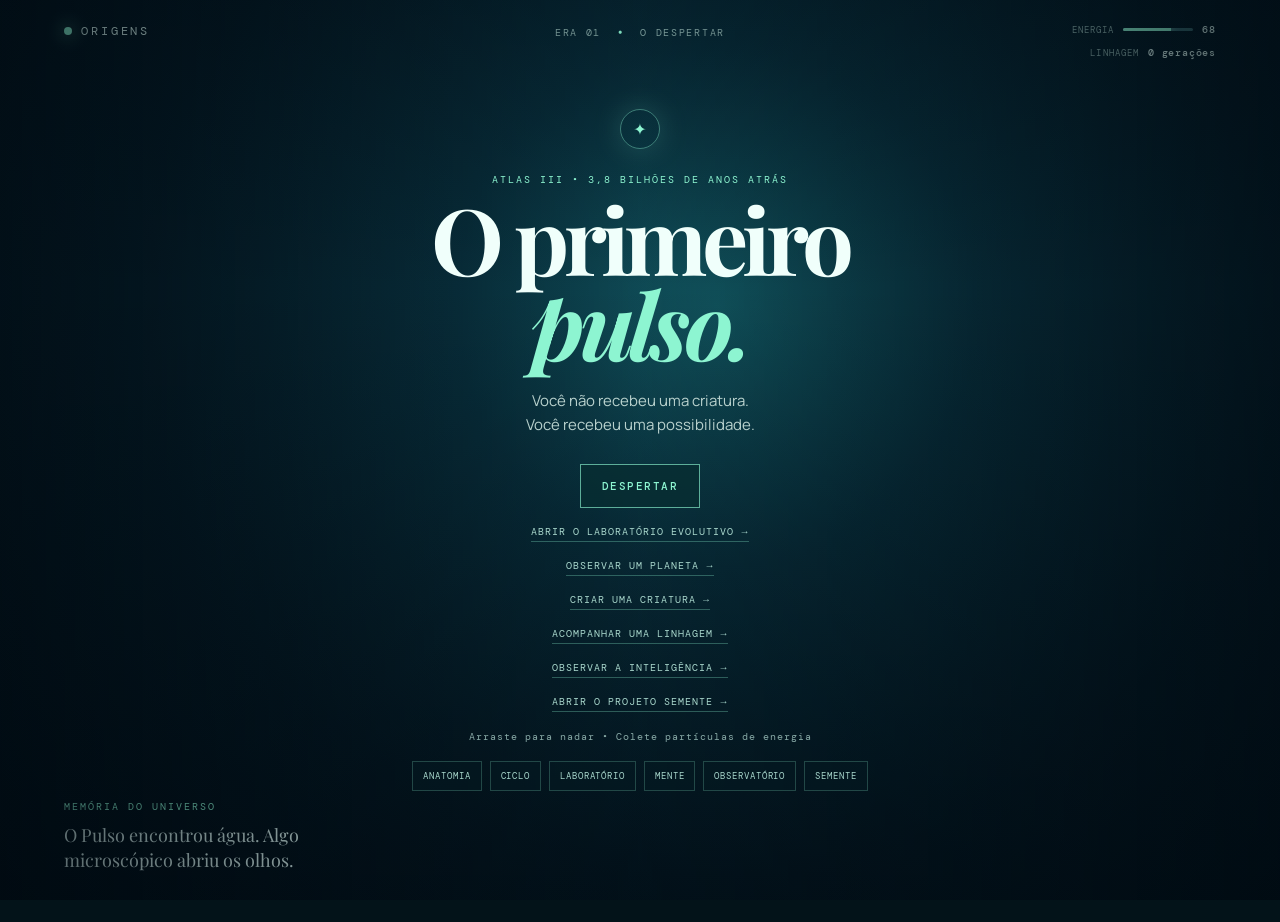
<file: ORIGENS-Alpha01-Sprint3B/origens-prototipo/index.html>
<!doctype html>
<html lang="pt-BR">
<head>
  <meta charset="utf-8" />
  <meta name="viewport" content="width=device-width, initial-scale=1, viewport-fit=cover" />
  <meta name="theme-color" content="#071c25" />
  <title>ORIGENS — O Primeiro Pulso</title>
  <link rel="stylesheet" href="style.css" />
</head>
<body>
  <main id="app">
    <canvas id="world" aria-label="O oceano primordial de Origens"></canvas>

    <section class="hud" aria-label="Estado da criatura">
      <div class="brand"><span class="pulse-dot"></span><span>ORIGENS</span></div>
      <div class="era">ERA 01 <b>•</b> O DESPERTAR</div>
      <div class="stats">
        <div class="stat energy"><span>ENERGIA</span><i><em id="energyBar"></em></i><strong id="energyValue">68</strong></div>
        <div class="stat"><span>LINHAGEM</span><strong id="lineage">0 gerações</strong></div>
      </div>
    </section>

    <section class="journal" id="journal">
      <p class="journal-kicker">MEMÓRIA DO UNIVERSO</p>
      <p id="journalText">O Pulso encontrou água. Algo microscópico abriu os olhos.</p>
    </section>

    <section class="intro" id="intro">
      <div class="intro-mark">✦</div>
      <p class="eyebrow">ATLAS III • 3,8 BILHÕES DE ANOS ATRÁS</p>
      <h1>O primeiro<br><i>pulso.</i></h1>
      <p>Você não recebeu uma criatura.<br>Você recebeu uma possibilidade.</p>
      <button id="begin">DESPERTAR</button>
      <a class="lab-link" href="laboratorio.html">ABRIR O LABORATÓRIO EVOLUTIVO →</a>
      <a class="lab-link" href="observatorio.html">OBSERVAR UM PLANETA →</a>
      <a class="lab-link" href="anatomia.html">CRIAR UMA CRIATURA →</a>
      <a class="lab-link" href="ciclo.html">ACOMPANHAR UMA LINHAGEM →</a>
      <a class="lab-link" href="mente.html">OBSERVAR A INTELIGÊNCIA →</a>
      <a class="lab-link" href="projeto-semente.html">ABRIR O PROJETO SEMENTE →</a>
      <small>Arraste para nadar • Colete partículas de energia</small>
      <nav class="module-hub" aria-label="Hub de módulos">
        <a href="anatomia.html" data-module="anatomia">ANATOMIA</a>
        <a href="ciclo.html" data-module="ciclo">CICLO</a>
        <a href="laboratorio.html" data-module="laboratorio">LABORATÓRIO</a>
        <a href="mente.html" data-module="mente">MENTE</a>
        <a href="observatorio.html" data-module="observatorio">OBSERVATÓRIO</a>
        <a href="projeto-semente.html" data-module="semente">SEMENTE</a>
      </nav>
    </section>

    <section class="mutation hidden" id="mutation" aria-live="polite">
      <p class="eyebrow">MARCO EVOLUTIVO</p>
      <h2>Uma mutação<br>é possível.</h2>
      <p class="mutation-copy">O ambiente não oferece respostas. Ele faz perguntas.</p>
      <div class="options" id="options"></div>
      <p class="inheritance">A escolha será herdada pelas próximas gerações.</p>
    </section>

    <section class="event hidden" id="event">
      <p class="eyebrow">EVENTO ECOLÓGICO</p>
      <h2 id="eventTitle">A água esfriou.</h2>
      <p id="eventText">Só os organismos mais eficientes encontrarão energia suficiente.</p>
      <button id="continue">ADAPTAR-SE</button>
    </section>

    <section class="end hidden" id="end">
      <p class="eyebrow">PRIMEIRO REGISTRO</p>
      <h2>Uma espécie<br><i>começou.</i></h2>
      <p id="endText"></p>
      <div class="final-stats" id="finalStats"></div>
      <button id="restart">INICIAR NOVA LINHAGEM</button>
    </section>
  </main>
  <script src="engine.js"></script>\n  <script src="seed-core.js"></script>\n  <script src="game.js"></script>
</body>
</html>
</file>
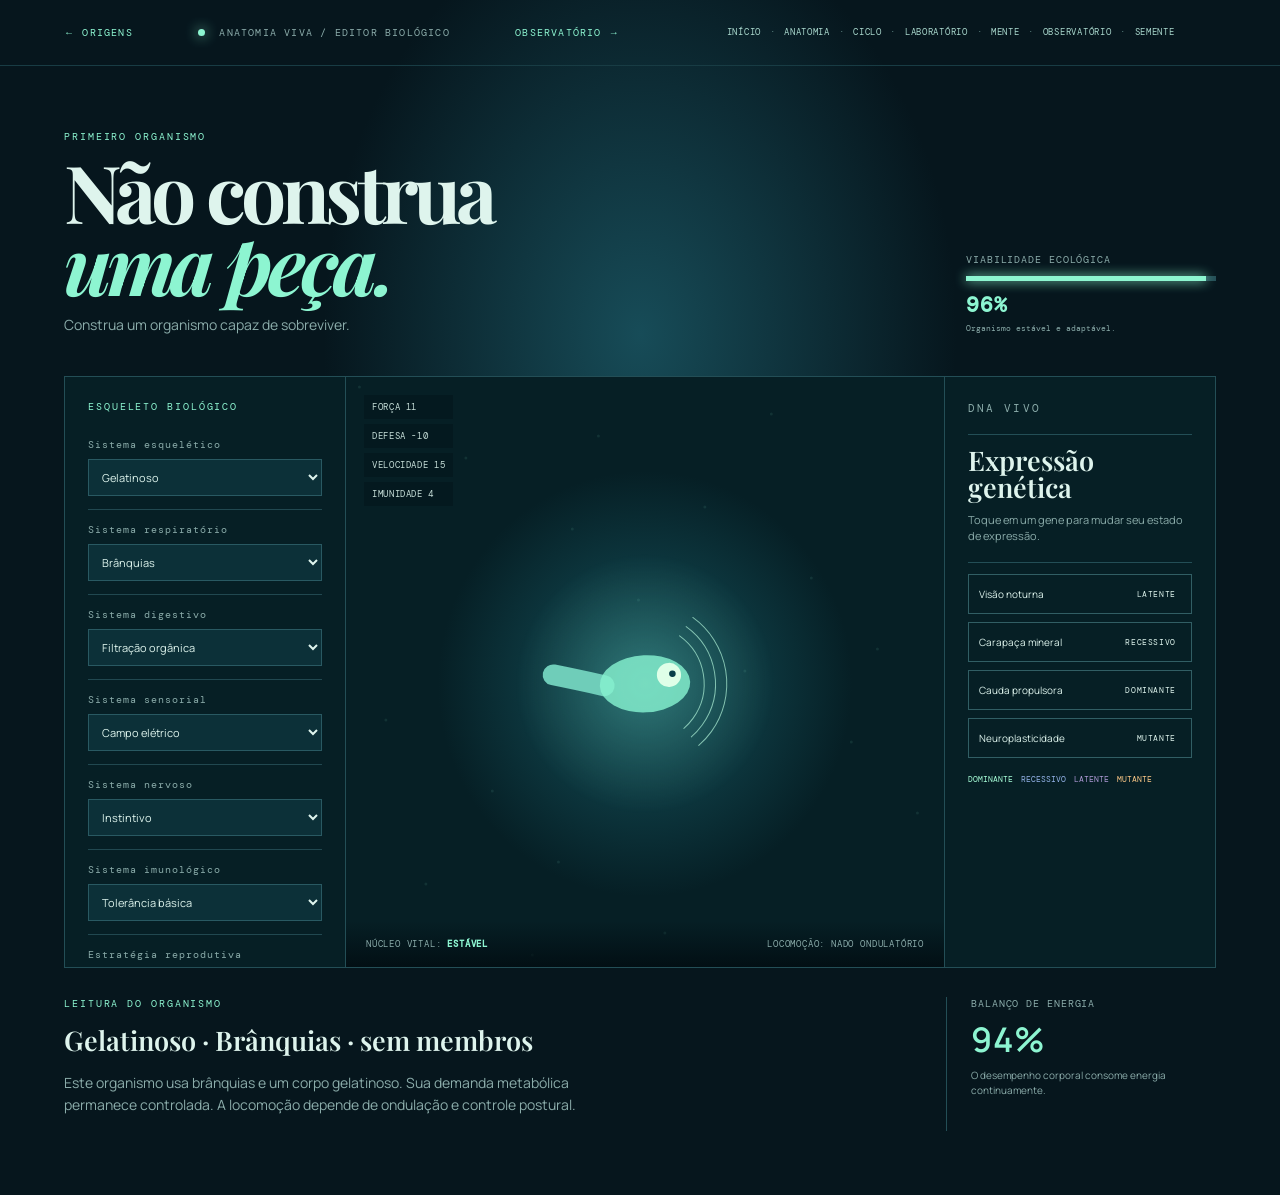
<file: ORIGENS-Alpha01-Sprint3B/origens-prototipo/anatomia.html>
<!doctype html><html lang="pt-BR"><head><meta charset="utf-8"><meta name="viewport" content="width=device-width,initial-scale=1"><title>ORIGENS — Anatomia Viva</title><link rel="stylesheet" href="anatomia.css"></head><body><header><a href="index.html">← ORIGENS</a><span><i></i> ANATOMIA VIVA / EDITOR BIOLÓGICO</span><a href="observatorio.html">OBSERVATÓRIO →</a><nav class="module-nav" aria-label="Navegação ORIGENS"><a href="index.html">INÍCIO</a> · <a href="anatomia.html">ANATOMIA</a> · <a href="ciclo.html">CICLO</a> · <a href="laboratorio.html">LABORATÓRIO</a> · <a href="mente.html">MENTE</a> · <a href="observatorio.html">OBSERVATÓRIO</a> · <a href="projeto-semente.html">SEMENTE</a></nav></header><main><section class="heading"><div><p class="eyebrow">PRIMEIRO ORGANISMO</p><h1>Não construa<br><i>uma peça.</i></h1><p>Construa um organismo capaz de sobreviver.</p></div><div class="viability"><span>VIABILIDADE ECOLÓGICA</span><div><i id="viabilityBar"></i></div><b id="viability">—</b><small id="verdict">Calculando organismo…</small></div></section><section class="editor"><aside class="controls"><p class="eyebrow">ESQUELETO BIOLÓGICO</p><div id="controls"></div></aside><article class="organism"><canvas id="creature" aria-label="Prévia animada da criatura"></canvas><div class="creature-label"><span>NÚCLEO VITAL: <b>ESTÁVEL</b></span><span id="motion">LOCOMOÇÃO: NADO</span></div><div class="system-stats" id="stats"></div></article><aside class="dna"><p class="eyebrow">DNA VIVO</p><h2>Expressão genética</h2><p>Toque em um gene para mudar seu estado de expressão.</p><div id="genes"></div><div class="legend"><span class="dominant">DOMINANTE</span><span class="recessive">RECESSIVO</span><span class="latent">LATENTE</span><span class="mutant">MUTANTE</span></div></aside></section><section class="consequences"><div><p class="eyebrow">LEITURA DO ORGANISMO</p><h2 id="summary">—</h2><p id="description">—</p></div><div class="cost"><span>BALANÇO DE ENERGIA</span><strong id="energy">—</strong><small>O desempenho corporal consome energia continuamente.</small></div></section></main><script src="engine.js"></script><script src="seed-core.js"></script><script src="genetic-core.js"></script><script src="anatomy.js"></script><script src="anatomia.js"></script></body></html>
</file>
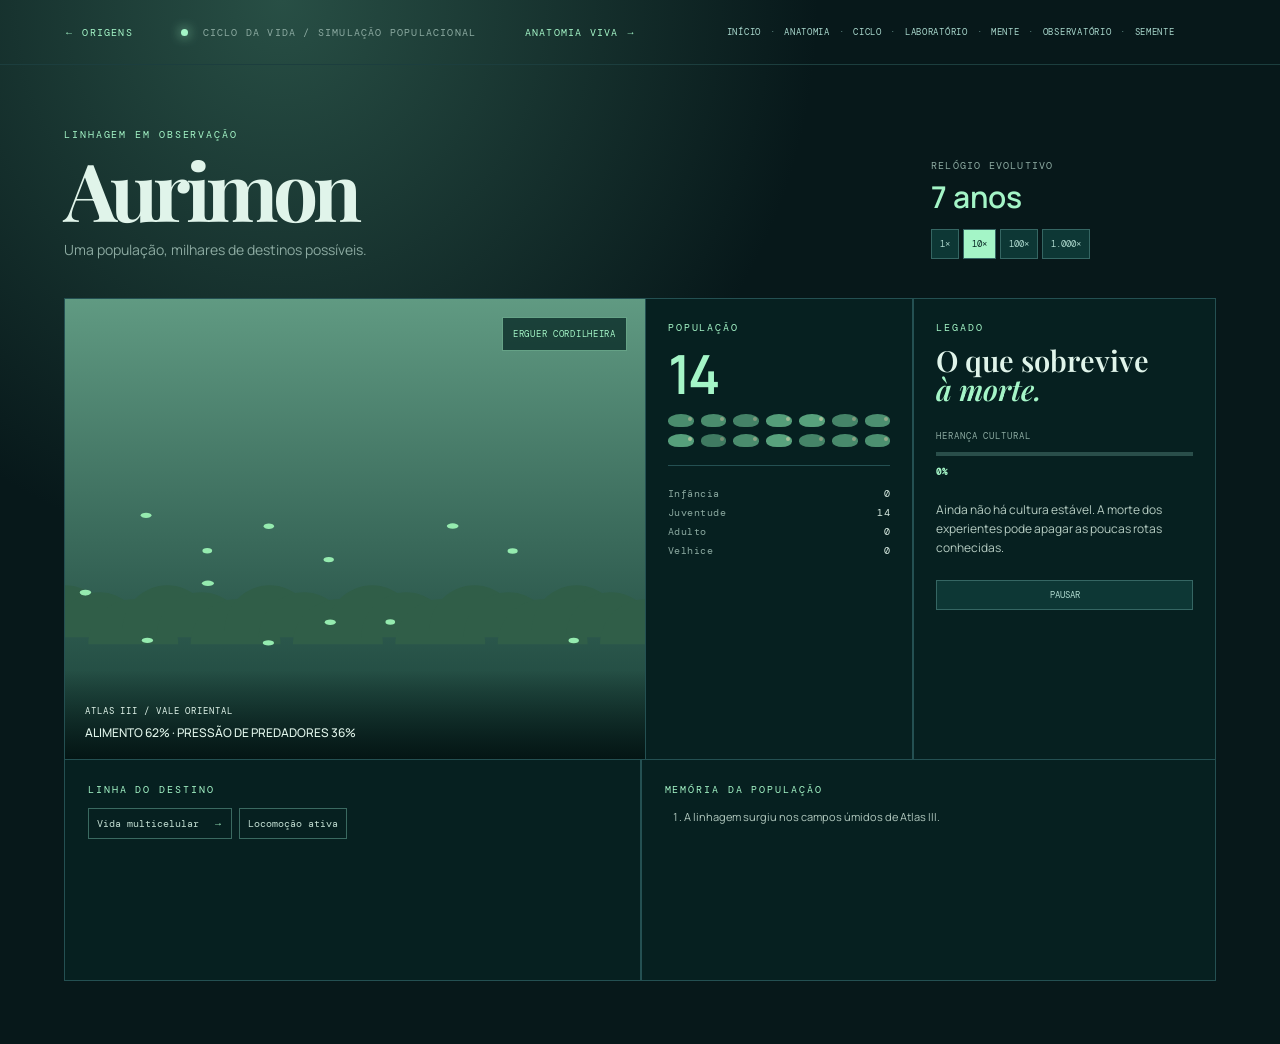
<file: ORIGENS-Alpha01-Sprint3B/origens-prototipo/ciclo.html>
<!doctype html><html lang="pt-BR"><head><meta charset="utf-8"><meta name="viewport" content="width=device-width,initial-scale=1"><title>ORIGENS — Ciclo da Vida</title><link rel="stylesheet" href="ciclo.css"></head><body><header><a href="index.html">← ORIGENS</a><span><i></i> CICLO DA VIDA / SIMULAÇÃO POPULACIONAL</span><a href="anatomia.html">ANATOMIA VIVA →</a><nav class="module-nav" aria-label="Navegação ORIGENS"><a href="index.html">INÍCIO</a> · <a href="anatomia.html">ANATOMIA</a> · <a href="ciclo.html">CICLO</a> · <a href="laboratorio.html">LABORATÓRIO</a> · <a href="mente.html">MENTE</a> · <a href="observatorio.html">OBSERVATÓRIO</a> · <a href="projeto-semente.html">SEMENTE</a></nav></header><main><section class="hero"><div><p class="eyebrow">LINHAGEM EM OBSERVAÇÃO</p><h1 id="title">—</h1><p id="subtitle">Uma população, milhares de destinos possíveis.</p></div><div class="clock"><span>RELÓGIO EVOLUTIVO</span><strong id="year">0 anos</strong><div class="speeds"><button data-speed="1">1×</button><button data-speed="10">10×</button><button data-speed="100">100×</button><button data-speed="1000">1.000×</button></div></div></section><section class="grid"><article class="habitat"><canvas id="habitat"></canvas><div class="map-label"><span>ATLAS III / VALE ORIENTAL</span><b id="condition">—</b></div><button id="barrier" class="map-action">ERGUEr CORDILHEIRA</button></article><aside class="population"><p class="eyebrow">POPULAÇÃO</p><div class="number" id="population">—</div><div class="population-grid" id="populationGrid"></div><div class="phases" id="phases"></div></aside><aside class="life"><p class="eyebrow">LEGADO</p><h2>O que sobrevive<br><i>à morte.</i></h2><div class="culture"><span>HERANÇA CULTURAL</span><div><i id="culture"></i></div><b id="cultureValue">—</b></div><p id="lifeText"></p><button id="pause">PAUSAR</button></aside></section><section class="bottom"><article class="destiny"><p class="eyebrow">LINHA DO DESTINO</p><div id="destiny"></div></article><article class="archive"><p class="eyebrow">MEMÓRIA DA POPULAÇÃO</p><ol id="events"></ol></article></section></main><script src="engine.js"></script><script src="seed-core.js"></script><script src="life.js"></script><script src="ciclo.js"></script></body></html>
</file>
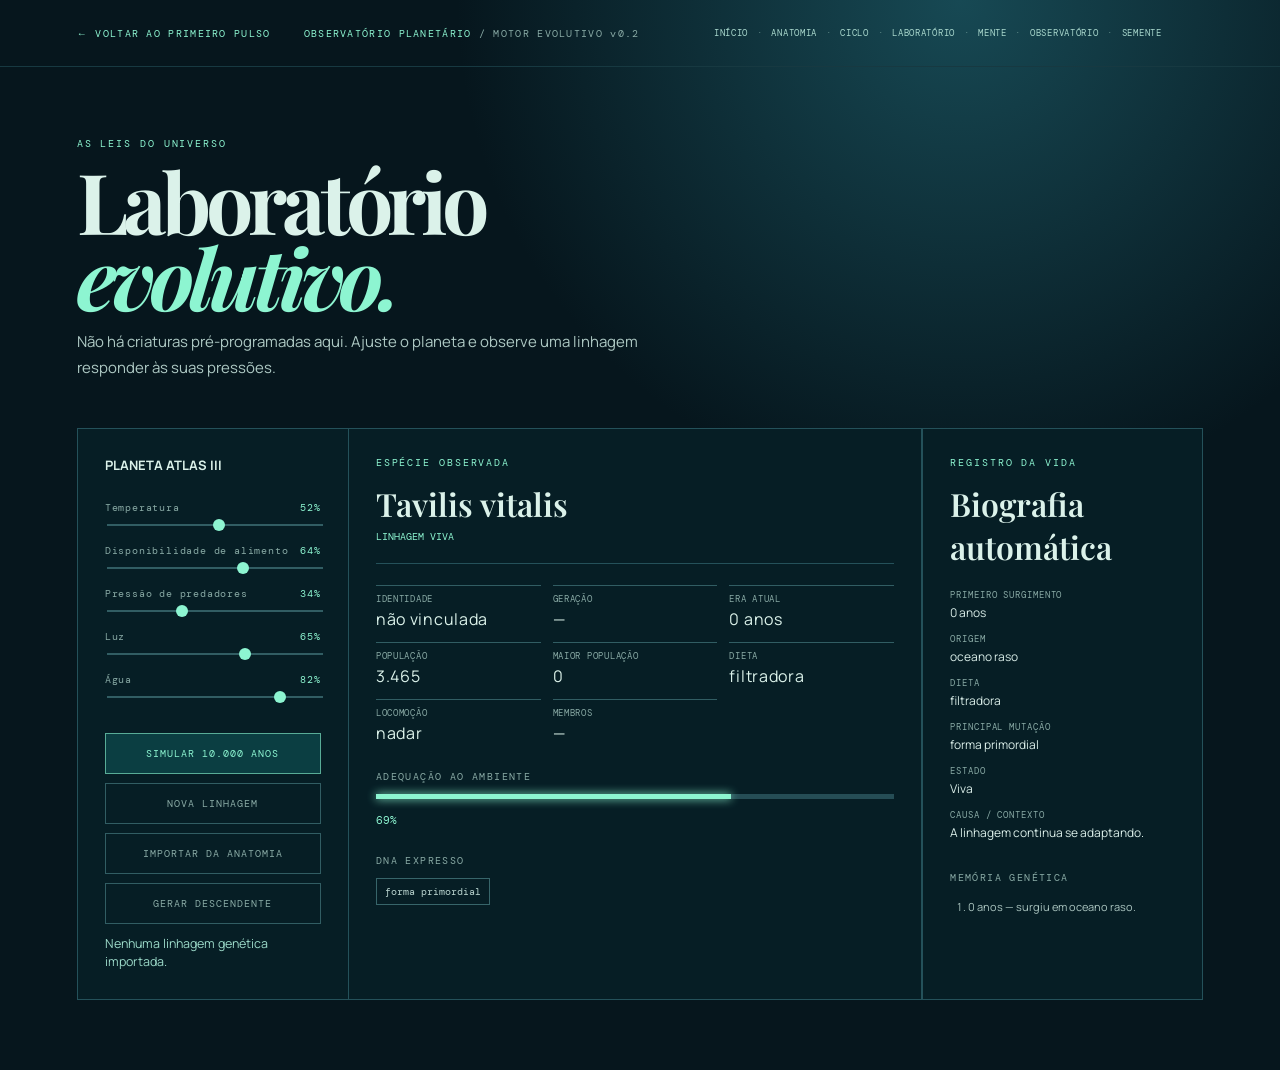
<file: ORIGENS-Alpha01-Sprint3B/origens-prototipo/laboratorio.html>
<!doctype html><html lang="pt-BR"><head><meta charset="utf-8"><meta name="viewport" content="width=device-width,initial-scale=1"><title>ORIGENS — Laboratório Evolutivo</title><link rel="stylesheet" href="lab.css"></head><body>
<header><a href="index.html">← VOLTAR AO PRIMEIRO PULSO</a><p><a href="observatorio.html">OBSERVATÓRIO PLANETÁRIO</a> / MOTOR EVOLUTIVO v0.2</p><nav class="module-nav" aria-label="Navegação ORIGENS"><a href="index.html">INÍCIO</a> · <a href="anatomia.html">ANATOMIA</a> · <a href="ciclo.html">CICLO</a> · <a href="laboratorio.html">LABORATÓRIO</a> · <a href="mente.html">MENTE</a> · <a href="observatorio.html">OBSERVATÓRIO</a> · <a href="projeto-semente.html">SEMENTE</a></nav></header>
<main><section class="hero"><p class="eyebrow">AS LEIS DO UNIVERSO</p><h1>Laboratório<br><i>evolutivo.</i></h1><p>Não há criaturas pré-programadas aqui. Ajuste o planeta e observe uma linhagem responder às suas pressões.</p></section>
<section class="console"><aside><h2>PLANETA ATLAS III</h2><label>Temperatura <output id="tempVal"></output><input id="temperature" type="range" min="0" max="100" value="52"></label><label>Disponibilidade de alimento <output id="foodVal"></output><input id="food" type="range" min="0" max="100" value="64"></label><label>Pressão de predadores <output id="predVal"></output><input id="predators" type="range" min="0" max="100" value="34"></label><label>Luz <output id="lightVal"></output><input id="light" type="range" min="0" max="100" value="65"></label><label>Água <output id="waterVal"></output><input id="water" type="range" min="0" max="100" value="82"></label><button id="advance">SIMULAR 10.000 ANOS</button><button class="quiet" id="newLineage">NOVA LINHAGEM</button><button class="quiet" id="importAnatomy">IMPORTAR DA ANATOMIA</button><button class="quiet" id="offspring">GERAR DESCENDENTE</button><p id="geneticStatus" aria-live="polite">Nenhuma linhagem genética importada.</p></aside>
<article><div class="species-head"><p class="eyebrow">ESPÉCIE OBSERVADA</p><h2 id="name"></h2><span id="state"></span></div><div class="metrics" id="metrics"></div><div class="fitness"><span>ADEQUAÇÃO AO AMBIENTE</span><div><i id="fitBar"></i></div><b id="fitValue"></b></div><div class="genes"><h3>DNA EXPRESSO</h3><div id="genes"></div></div></article>
<article class="record"><p class="eyebrow">REGISTRO DA VIDA</p><h2>Biografia automática</h2><dl id="bio"></dl><h3>MEMÓRIA GENÉTICA</h3><ol id="events"></ol></article></section></main><script src="engine.js"></script><script src="seed-core.js"></script><script src="genetic-core.js"></script><script src="lab.js"></script></body></html>
</file>
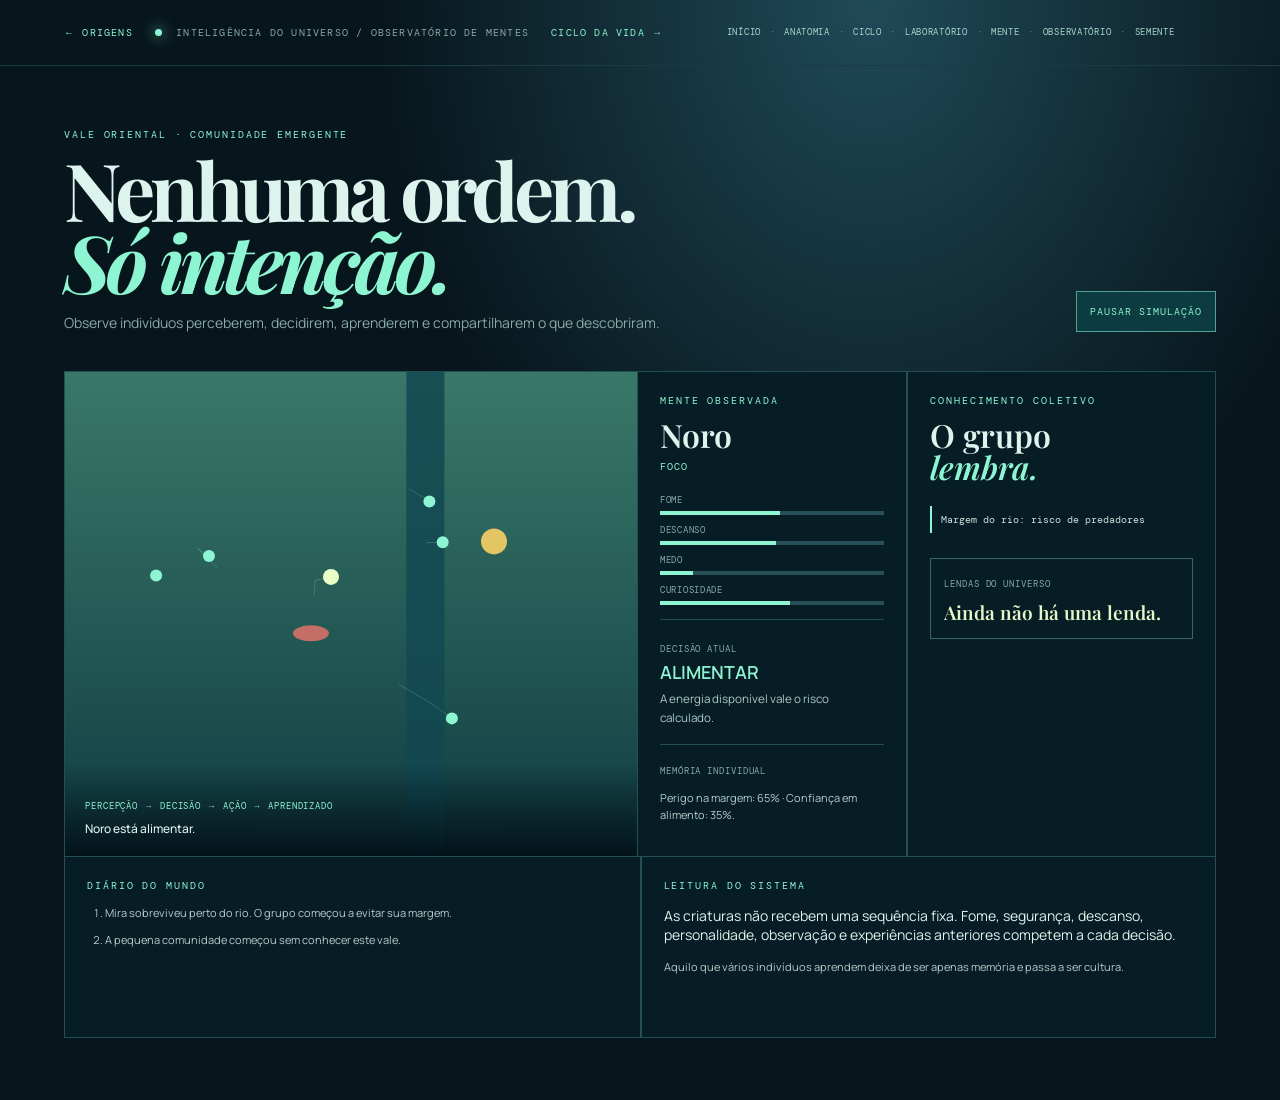
<file: ORIGENS-Alpha01-Sprint3B/origens-prototipo/mente.html>
<!doctype html><html lang="pt-BR"><head><meta charset="utf-8"><meta name="viewport" content="width=device-width,initial-scale=1"><title>ORIGENS — Inteligência do Universo</title><link rel="stylesheet" href="mente.css"></head><body><header><a href="index.html">← ORIGENS</a><span><i></i> INTELIGÊNCIA DO UNIVERSO / OBSERVATÓRIO DE MENTES</span><a href="ciclo.html">CICLO DA VIDA →</a><nav class="module-nav" aria-label="Navegação ORIGENS"><a href="index.html">INÍCIO</a> · <a href="anatomia.html">ANATOMIA</a> · <a href="ciclo.html">CICLO</a> · <a href="laboratorio.html">LABORATÓRIO</a> · <a href="mente.html">MENTE</a> · <a href="observatorio.html">OBSERVATÓRIO</a> · <a href="projeto-semente.html">SEMENTE</a></nav></header><main><section class="hero"><div><p class="eyebrow">VALE ORIENTAL · COMUNIDADE EMERGENTE</p><h1>Nenhuma ordem.<br><i>Só intenção.</i></h1><p>Observe indivíduos perceberem, decidirem, aprenderem e compartilharem o que descobriram.</p></div><button id="pause">PAUSAR SIMULAÇÃO</button></section><section class="grid"><article class="world"><canvas id="world"></canvas><div class="map-copy"><span>PERCEPÇÃO → DECISÃO → AÇÃO → APRENDIZADO</span><b id="now">—</b></div></article><aside class="mind"><p class="eyebrow">MENTE OBSERVADA</p><h2 id="name">—</h2><div class="moods" id="mood">—</div><div class="needs" id="needs"></div><p class="decision"><span>DECISÃO ATUAL</span><b id="action">—</b><small id="reason">—</small></p><div class="memory"><span>MEMÓRIA INDIVIDUAL</span><p id="memory">—</p></div></aside><aside class="collective"><p class="eyebrow">CONHECIMENTO COLETIVO</p><h2>O grupo<br><i>lembra.</i></h2><ul id="knowledge"></ul><div class="legend-card" id="legend"><span>LENDAS DO UNIVERSO</span><b>Ainda não há uma lenda.</b></div></aside></section><section class="story"><article><p class="eyebrow">DIÁRIO DO MUNDO</p><ol id="stories"></ol></article><article><p class="eyebrow">LEITURA DO SISTEMA</p><p>As criaturas não recebem uma sequência fixa. Fome, segurança, descanso, personalidade, observação e experiências anteriores competem a cada decisão.</p><p>Aquilo que vários indivíduos aprendem deixa de ser apenas memória e passa a ser cultura.</p></article></section></main><script src="engine.js"></script><script src="seed-core.js"></script><script src="mind.js"></script><script src="mente.js"></script></body></html>
</file>
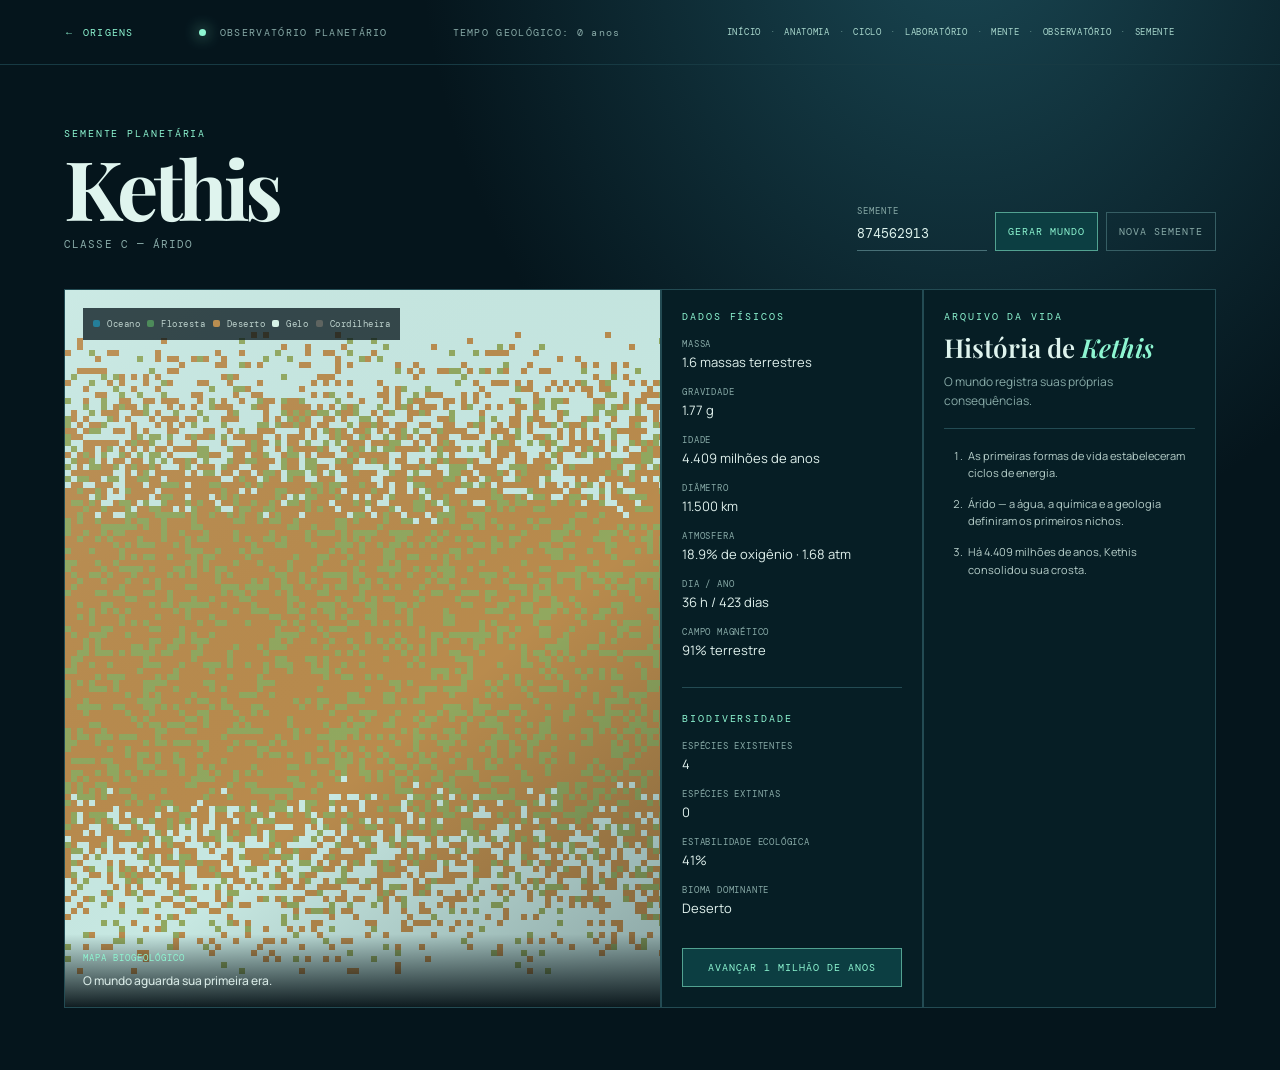
<file: ORIGENS-Alpha01-Sprint3B/origens-prototipo/observatorio.html>
<!doctype html><html lang="pt-BR"><head><meta charset="utf-8"><meta name="viewport" content="width=device-width,initial-scale=1"><title>ORIGENS — Observatório Planetário</title><link rel="stylesheet" href="observatorio.css"></head><body><header><a href="index.html">← ORIGENS</a><div><span class="dot"></span> OBSERVATÓRIO PLANETÁRIO</div><span id="clock">TEMPO GEOLÓGICO: 0 anos</span><nav class="module-nav" aria-label="Navegação ORIGENS"><a href="index.html">INÍCIO</a> · <a href="anatomia.html">ANATOMIA</a> · <a href="ciclo.html">CICLO</a> · <a href="laboratorio.html">LABORATÓRIO</a> · <a href="mente.html">MENTE</a> · <a href="observatorio.html">OBSERVATÓRIO</a> · <a href="projeto-semente.html">SEMENTE</a></nav></header><main><section class="top"><div><p class="eyebrow">SEMENTE PLANETÁRIA</p><h1 id="planetName">—</h1><p id="planetClass">—</p></div><form id="seedForm"><label>SEMENTE <input id="seed" inputmode="numeric" value="874562913"></label><button>GERAR MUNDO</button><button type="button" id="random" class="quiet">NOVA SEMENTE</button></form></section><section class="layout"><article class="map-card"><canvas id="map" aria-label="Mapa de biomas gerado proceduralmente"></canvas><div class="legend"><i class="ocean"></i>Oceano <i class="forest"></i>Floresta <i class="sand"></i>Deserto <i class="ice"></i>Gelo <i class="mountain"></i>Cordilheira</div><div class="map-caption"><span>MAPA BIOGEOLÓGICO</span><b id="event">O planeta aguarda sua primeira era.</b></div></article><aside class="data"><p class="eyebrow">DADOS FÍSICOS</p><dl id="physical"></dl><p class="eyebrow bio-title">BIODIVERSIDADE</p><dl id="bio"></dl><button id="advance">AVANÇAR 1 MILHÃO DE ANOS</button></aside><article class="archive"><p class="eyebrow">ARQUIVO DA VIDA</p><h2>História de <i id="archiveName">—</i></h2><p class="archive-copy">O mundo registra suas próprias consequências.</p><ol id="history"></ol></article></section></main><script src="engine.js"></script><script src="seed-core.js"></script><script src="planet.js"></script><script src="observatorio.js"></script></body></html>
</file>
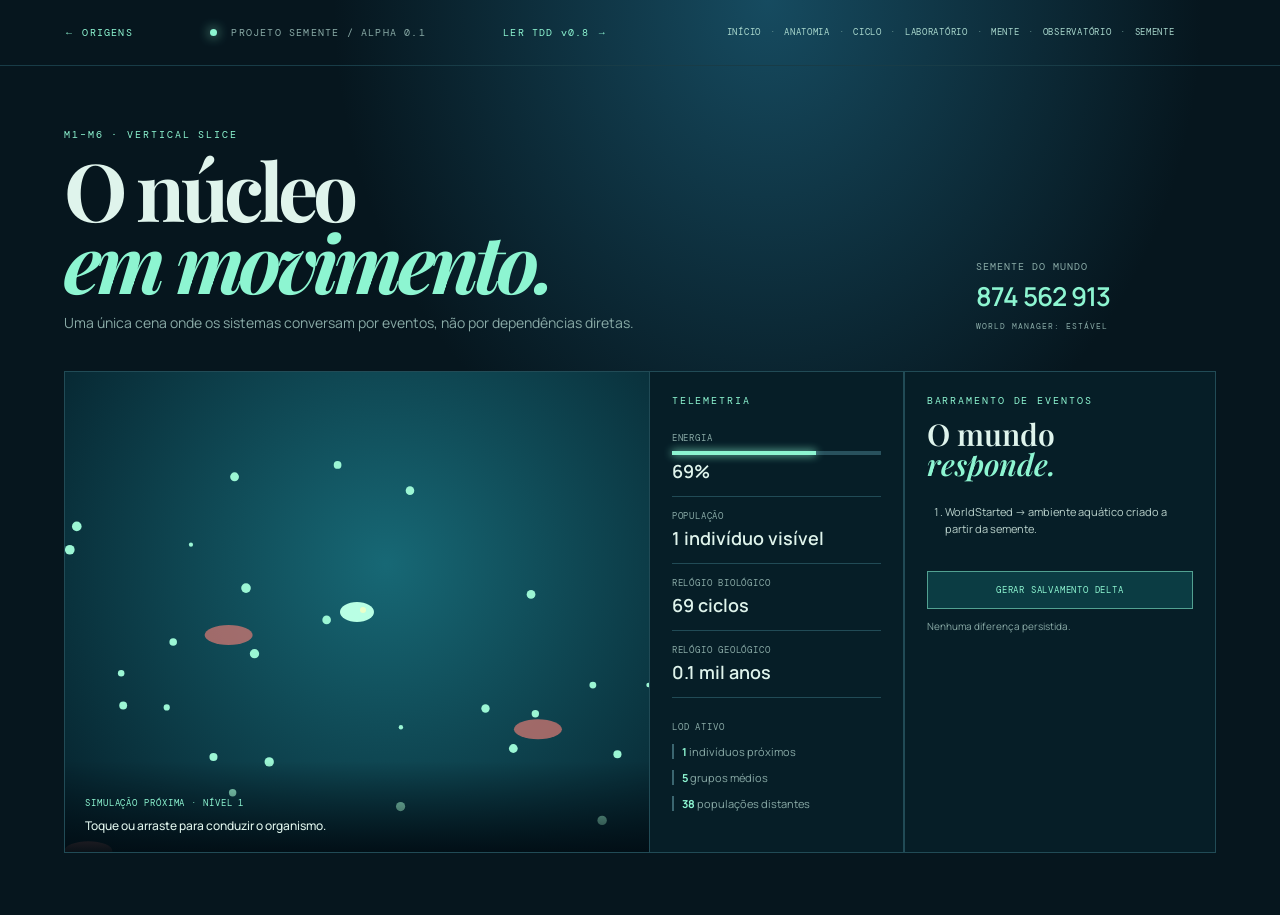
<file: ORIGENS-Alpha01-Sprint3B/origens-prototipo/projeto-semente.html>
<!doctype html><html lang="pt-BR"><head><meta charset="utf-8"><meta name="viewport" content="width=device-width,initial-scale=1"><title>ORIGENS — Projeto Semente</title><link rel="stylesheet" href="semente.css"></head><body><header><a href="index.html">← ORIGENS</a><span><i></i> PROJETO SEMENTE / ALPHA 0.1</span><a href="TDD-v0.8.md">LER TDD v0.8 →</a><nav class="module-nav" aria-label="Navegação ORIGENS"><a href="index.html">INÍCIO</a> · <a href="anatomia.html">ANATOMIA</a> · <a href="ciclo.html">CICLO</a> · <a href="laboratorio.html">LABORATÓRIO</a> · <a href="mente.html">MENTE</a> · <a href="observatorio.html">OBSERVATÓRIO</a> · <a href="projeto-semente.html">SEMENTE</a></nav></header><main><section class="hero"><div><p class="eyebrow">M1–M6 · VERTICAL SLICE</p><h1>O núcleo<br><i>em movimento.</i></h1><p>Uma única cena onde os sistemas conversam por eventos, não por dependências diretas.</p></div><div class="seed"><span>SEMENTE DO MUNDO</span><b>874 562 913</b><small id="status">WORLD MANAGER: INICIANDO</small></div></section><section class="grid"><article class="scene"><canvas id="scene"></canvas><div class="scene-copy"><span>SIMULAÇÃO PRÓXIMA · NÍVEL 1</span><b id="prompt">Toque ou arraste para conduzir o organismo.</b></div></article><aside class="telemetry"><p class="eyebrow">TELEMETRIA</p><div class="meter"><span>ENERGIA</span><i><b id="energy"></b></i><strong id="energyText">—</strong></div><div class="meter"><span>POPULAÇÃO</span><strong id="population">—</strong></div><div class="meter"><span>RELÓGIO BIOLÓGICO</span><strong id="bioClock">—</strong></div><div class="meter"><span>RELÓGIO GEOLÓGICO</span><strong id="geoClock">—</strong></div><div class="lod"><span>LOD ATIVO</span><p><b id="lodNear">0</b> indivíduos próximos</p><p><b id="lodMid">0</b> grupos médios</p><p><b id="lodFar">0</b> populações distantes</p></div></aside><aside class="events"><p class="eyebrow">BARRAMENTO DE EVENTOS</p><h2>O mundo<br><i>responde.</i></h2><ol id="records"></ol><button id="save">GERAR SALVAMENTO DELTA</button><small id="saveState">Nenhuma diferença persistida.</small></aside></section></main><script src="engine.js"></script><script src="seed-core.js"></script><script src="semente.js"></script></body></html>
</file>
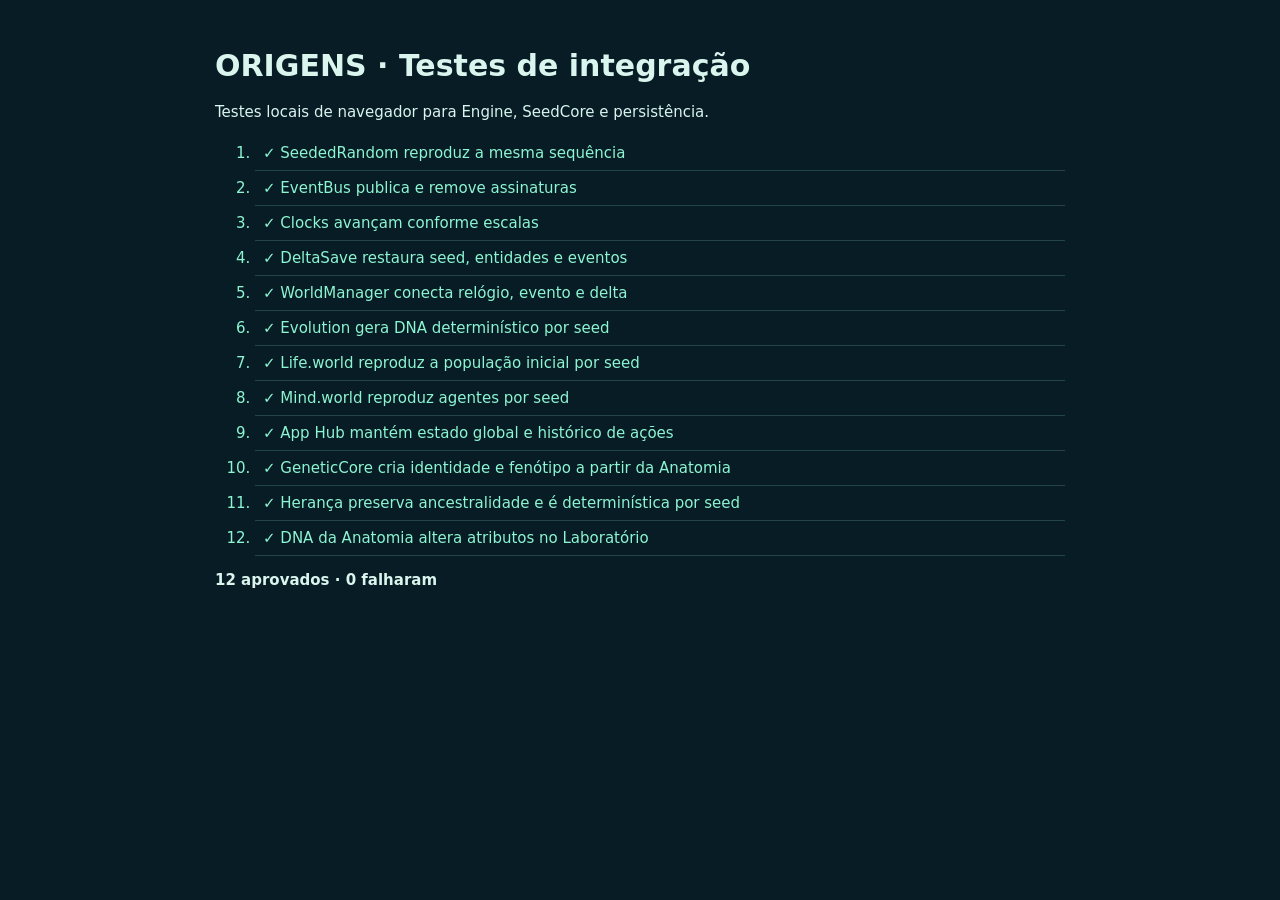
<file: ORIGENS-Alpha01-Sprint3B/origens-prototipo/tests.html>
<!doctype html>
<html lang="pt-BR"><head><meta charset="utf-8"><meta name="viewport" content="width=device-width,initial-scale=1"><title>ORIGENS — Testes Alpha 0.1</title>
<style>body{font:15px system-ui;background:#071c25;color:#d9f5ee;padding:28px;max-width:850px;margin:auto}li{padding:8px;border-bottom:1px solid #24444b}.ok{color:#8df5d1}.fail{color:#ff9d91}code{color:#b5e7d9}</style></head>
<body><h1>ORIGENS · Testes de integração</h1><p>Testes locais de navegador para Engine, SeedCore e persistência.</p><ol id="results"></ol><script src="engine.js"></script><script src="seed-core.js"></script><script src="life.js"></script><script src="mind.js"></script><script src="genetic-core.js"></script><script>
const results=document.querySelector('#results');let passed=0,failed=0;
function test(name,fn){const li=document.createElement('li');try{fn();li.className='ok';li.textContent='✓ '+name;passed++;}catch(e){li.className='fail';li.textContent='✗ '+name+' — '+e.message;failed++;}results.append(li)}
const eq=(a,b)=>JSON.stringify(a)===JSON.stringify(b);
test('SeededRandom reproduz a mesma sequência',()=>{const a=new SeedCore.SeededRandom(42),b=new SeedCore.SeededRandom(42);if(!eq([a.next(),a.next(),a.next()],[b.next(),b.next(),b.next()]))throw Error('sequências divergentes')});
test('EventBus publica e remove assinaturas',()=>{const bus=new SeedCore.EventBus();let n=0;const off=bus.on('x',()=>n++);bus.emit('x');off();bus.emit('x');if(n!==1)throw Error('contagem '+n)});
test('Clocks avançam conforme escalas',()=>{const c=new SeedCore.Clocks();c.biologicalScale=2;c.geologicalScale=3;c.tick(4);if(c.real!==4||c.biological!==8||c.geological!==12)throw Error('relógios inconsistentes')});
test('DeltaSave restaura seed, entidades e eventos',()=>{const d=new SeedCore.DeltaSave(77);d.set('organism',{energy:61});d.event('FoodConsumed');const r=SeedCore.DeltaSave.restore(d.snapshot());if(r.seed!==77||r.delta.entities.organism.energy!==61||r.delta.events.length!==1)throw Error('snapshot divergente')});
test('WorldManager conecta relógio, evento e delta',()=>{const w=new SeedCore.WorldManager(9);let seen=0;w.events.on('WorldTick',()=>seen++);w.tick(2);w.commit('lab','mutacao',{gene:'cilios'});if(seen!==1||w.clocks.real!==2||!w.save.delta.entities['progress.lab'])throw Error('integração incompleta')});
test('Evolution gera DNA determinístico por seed',()=>{Evolution.setSeed(123);const a=Evolution.makeSpecies({habitat:'oceano'},0);Evolution.setSeed(123);const b=Evolution.makeSpecies({habitat:'oceano'},0);if(a.name!==b.name||a.population!==b.population||!eq(a.dna,b.dna))throw Error('evolução não reproduzível')});
test('Life.world reproduz a população inicial por seed',()=>{const a=Life.world(314);const b=Life.world(314);if(a.species[0].name!==b.species[0].name||a.species[0].members[0].g.legs!==b.species[0].members[0].g.legs)throw Error('mundo biológico divergente')});
test('Mind.world reproduz agentes por seed',()=>{const a=Mind.world(271);const b=Mind.world(271);if(a.agents[0].name!==b.agents[0].name||a.agents[0].x!==b.agents[0].x)throw Error('mundo mental divergente')});
test('App Hub mantém estado global e histórico de ações',()=>{ORIGENSApp.reset();ORIGENSApp.setState('laboratorio');ORIGENSApp.recordAction('laboratorio','teste',{value:1});const s=ORIGENSApp.getState();if(s.activeModule!=='laboratorio'||s.visits.laboratorio!==1||s.actions[0].action!=='teste')throw Error('estado global inconsistente')});
test('GeneticCore cria identidade e fenótipo a partir da Anatomia',()=>{const g=GeneticCore.fromAnatomy({skeleton:'Ósseo',respiration:'Pulmões',legs:4,muscle:3,brain:'Curioso'},99);if(!g.id||g.phenotype.limbCount!==4||g.phenotype.locomotion!=='andar'||g.phenotype.habitatAffinity!=='terrestre')throw Error('fenótipo não corresponde à anatomia')});
test('Herança preserva ancestralidade e é determinística por seed',()=>{const p=GeneticCore.create({genes:{skeleton:'Exoesqueleto',legs:4,brain:'Estratégico'}},{id:'pai',generation:2});const a=GeneticCore.reproduce(p,p,123),b=GeneticCore.reproduce(p,p,123);if(a.organism.generation!==3||a.organism.parentIds[0]!=='pai'||!eq(a.organism.genes,b.organism.genes)||!eq(a.mutation,b.mutation))throw Error('herança divergente')});
test('DNA da Anatomia altera atributos no Laboratório',()=>{const g=GeneticCore.create({genes:{skeleton:'Exoesqueleto',legs:6,muscle:4,brain:'Estratégico'}},{id:'teste-anatomia'});const s=Evolution.makeSpecies({habitat:'planície'},0);GeneticCore.applyToSpecies(g,s);if(s.geneticIdentity!=='teste-anatomia'||s.dna.body.limbs!==6||s.dna.defense.armor<.7||s.dna.intelligence.learning<.89)throw Error('DNA não aplicado ao fenótipo')});
const summary=document.createElement('p');summary.innerHTML='<strong>'+passed+' aprovados · '+failed+' falharam</strong>';results.after(summary);
</script></body></html>
</file>
<file: ORIGENS-Alpha01-Sprint3B/origens-prototipo/style.css>
@import url('https://fonts.googleapis.com/css2?family=DM+Mono:wght@400;500&family=Manrope:wght@400;500;600;700&family=Playfair+Display:ital,wght@0,600;0,700;1,600;1,700&display=swap');

:root { --ink:#d9f5ee; --muted:#88aaa7; --aqua:#8df5d1; --deep:#031319; --panel:rgba(4,26,34,.76); }
* { box-sizing:border-box; }
html,body,#app { width:100%; height:100%; margin:0; overflow:hidden; }
body { background:var(--deep); color:var(--ink); font-family:Manrope,system-ui,sans-serif; }
#world { position:fixed; inset:0; width:100%; height:100%; background:radial-gradient(circle at 56% 34%,#135c66 0,#0a3543 28%,#061e2a 61%,#020d16 100%); }
#app:before { content:""; position:fixed; inset:0; pointer-events:none; background:linear-gradient(180deg,rgba(0,7,14,.33),transparent 32%,rgba(0,6,12,.52)); z-index:1; }
.hud { position:fixed; z-index:2; top:max(23px,env(safe-area-inset-top)); left:clamp(20px,5vw,72px); right:clamp(20px,5vw,72px); display:grid; grid-template-columns:1fr auto 1fr; align-items:start; }
.brand { font-family:"DM Mono",monospace; letter-spacing:.24em; font-size:12px; display:flex; align-items:center; gap:9px; }
.pulse-dot { display:inline-block; width:8px;height:8px;border-radius:50%; background:var(--aqua); box-shadow:0 0 18px #8df5d1; animation:pulse 2.3s infinite; }
.era { color:var(--muted); font:10px "DM Mono",monospace; letter-spacing:.17em; padding-top:3px; }
.era b { color:var(--aqua); margin:0 8px; }
.stats { justify-self:end; text-align:right; font:9px "DM Mono",monospace; color:var(--muted); letter-spacing:.12em; display:grid; gap:10px; }
.stat { display:flex; align-items:center; justify-content:flex-end; gap:9px; }.stat strong{font-weight:500;color:var(--ink);font-size:10px;letter-spacing:.08em}.stat i{display:inline-block;width:70px;height:3px;background:#35656b;border-radius:9px;overflow:hidden}.stat i em{display:block;width:68%;height:100%;background:var(--aqua);box-shadow:0 0 8px var(--aqua);transition:width .3s}
.journal { position:fixed; z-index:2; left:clamp(20px,5vw,72px); bottom:max(28px,env(safe-area-inset-bottom)); width:290px; transition:opacity .5s; }.journal-kicker,.eyebrow { font:10px "DM Mono",monospace; letter-spacing:.2em; color:var(--aqua); margin:0 0 10px; }.journal p:last-child{font-family:"Playfair Display",serif;font-size:18px;line-height:1.35;margin:0;color:#d5ebe7;}
.intro,.mutation,.event,.end { position:fixed;z-index:3; inset:0; display:flex; align-items:center; justify-content:center; flex-direction:column; text-align:center; background:linear-gradient(90deg,rgba(1,12,19,.62),rgba(2,15,24,.1),rgba(1,12,19,.62)); padding:24px; transition:opacity .45s,transform .45s; }.hidden{opacity:0;pointer-events:none;transform:scale(1.02)}
.intro-mark { width:40px;height:40px;display:grid;place-items:center;border:1px solid rgba(141,245,209,.4);border-radius:50%;color:var(--aqua);margin-bottom:24px;box-shadow:0 0 30px rgba(141,245,209,.18); }.intro h1,.mutation h2,.event h2,.end h2{font:700 clamp(48px,8vw,92px)/.92 "Playfair Display",serif;letter-spacing:-.06em;margin:0;color:#f0fffb}.intro h1 i,.end h2 i{color:var(--aqua)}.intro>p:not(.eyebrow){font-size:15px;line-height:1.6;color:#b8d1cd;margin:23px 0 27px}.intro small{font:10px "DM Mono",monospace;letter-spacing:.1em;color:var(--muted);margin-top:18px}
button { border:1px solid rgba(141,245,209,.65);background:rgba(7,44,48,.75); color:var(--aqua);padding:14px 21px;font:500 11px "DM Mono",monospace;letter-spacing:.14em;cursor:pointer;transition:.2s; } button:hover{background:var(--aqua);color:#063039;box-shadow:0 0 30px rgba(141,245,209,.32)}
.lab-link{font:10px "DM Mono",monospace;letter-spacing:.1em;color:#a9d8cd;text-decoration:none;margin-top:17px;border-bottom:1px solid rgba(141,245,209,.3);padding-bottom:3px}.lab-link:hover{color:var(--aqua)}
.mutation { background:rgba(1,12,19,.67); }.mutation h2,.event h2{font-size:clamp(38px,6vw,68px)}.mutation-copy{color:#b8d1cd;margin:14px 0 26px}.options{display:flex;gap:12px;max-width:720px;justify-content:center}.option{width:205px;min-height:170px;text-align:left;padding:20px;background:var(--panel);border:1px solid rgba(150,220,210,.16);cursor:pointer;transition:.25s}.option:hover{transform:translateY(-5px);border-color:var(--aqua);background:rgba(12,55,60,.86)}.option .glyph{font:28px "Playfair Display",serif;color:var(--aqua)}.option h3{margin:13px 0 6px;font-size:14px}.option p{margin:0;color:#a7c3bf;font-size:11px;line-height:1.5}.inheritance{font:9px "DM Mono",monospace;letter-spacing:.12em;color:var(--muted);margin-top:20px}
.event{background:rgba(1,12,19,.76)}.event h2{margin-bottom:14px}.event>p:not(.eyebrow){max-width:390px;color:#b8d1cd;line-height:1.6;font-size:14px;margin:0 0 25px}.end{background:rgba(1,12,19,.82)}.end>p:not(.eyebrow){max-width:450px;color:#b8d1cd;line-height:1.6}.final-stats{display:flex;gap:22px;margin:22px 0}.final-stats div{border-top:1px solid #35656b;padding-top:8px;min-width:100px;font:10px "DM Mono",monospace;color:var(--muted);letter-spacing:.08em}.final-stats b{color:var(--aqua);display:block;margin-top:4px;font-size:12px}
@keyframes pulse{50%{transform:scale(1.5);box-shadow:0 0 28px #8df5d1}}@media(max-width:620px){.hud{grid-template-columns:1fr auto}.era{display:none}.stats .stat:nth-child(2){display:none}.journal{width:230px}.journal p:last-child{font-size:16px}.options{width:100%;flex-direction:column;align-items:center}.option{width:min(100%,300px);min-height:0;padding:13px 16px}.option .glyph{float:left;margin-right:12px}.option h3{margin:0 0 4px}.intro h1{font-size:63px}.mutation h2{font-size:49px}}

.module-hub{display:flex;flex-wrap:wrap;justify-content:center;gap:8px;max-width:560px;margin:18px auto 0}
.module-hub a{color:#a9d8cd;text-decoration:none;font:9px 'DM Mono',monospace;letter-spacing:.1em;padding:8px 10px;border:1px solid rgba(141,245,209,.22);background:rgba(4,26,34,.5)}
.module-hub a:hover{color:#8df5d1;border-color:#8df5d1}
</file>
<file: ORIGENS-Alpha01-Sprint3B/origens-prototipo/anatomia.css>
@import url('https://fonts.googleapis.com/css2?family=DM+Mono&family=Manrope:wght@400;500;600;700&family=Playfair+Display:ital,wght@0,600;0,700;1,600&display=swap');
:root{--bg:#06161d;--panel:#0a252d;--line:#234e56;--ink:#def4ed;--dim:#8bacaa;--aqua:#8df5d1}*{box-sizing:border-box}body{margin:0;min-height:100vh;background:radial-gradient(ellipse at 50% 28%,#174c58,transparent 35%),var(--bg);color:var(--ink);font:14px Manrope,sans-serif}header{height:66px;border-bottom:1px solid #183c44;padding:0 clamp(20px,5vw,80px);display:flex;justify-content:space-between;align-items:center;font:10px 'DM Mono';letter-spacing:.12em;color:var(--dim)}header a{color:var(--aqua);text-decoration:none}header i{display:inline-block;width:7px;height:7px;border-radius:50%;background:var(--aqua);box-shadow:0 0 13px var(--aqua);margin-right:7px}main{max-width:1390px;margin:auto;padding:64px clamp(20px,5vw,80px)}.heading{display:flex;justify-content:space-between;align-items:end;margin-bottom:42px}.eyebrow{color:var(--aqua);font:10px 'DM Mono';letter-spacing:.19em;margin:0 0 12px}.heading h1{font:700 clamp(48px,7vw,80px)/.9 'Playfair Display';letter-spacing:-.06em;margin:0}.heading h1 i{color:var(--aqua)}.heading>div>p:last-child{color:var(--dim);margin:16px 0 0}.viability{width:250px;font:10px 'DM Mono';letter-spacing:.09em;color:var(--dim)}.viability>div{height:5px;background:#244e56;margin:10px 0}.viability>div i{display:block;height:100%;width:0;background:var(--aqua);box-shadow:0 0 12px var(--aqua);transition:.3s}.viability b{font-size:21px;color:var(--aqua)}.viability small{display:block;letter-spacing:0;margin-top:4px}.editor{display:grid;grid-template-columns:280px minmax(380px,1fr) 270px;background:var(--line);gap:1px;border:1px solid var(--line)}.editor>*{background:rgba(5,28,35,.94);padding:23px}.controls{max-height:590px;overflow:auto}.control{border-bottom:1px solid #214850;padding:13px 0}.control label{font:10px 'DM Mono';letter-spacing:.1em;color:var(--dim);display:block;margin-bottom:8px}.control select,.control input{width:100%;background:#0c3038;border:1px solid #295962;color:var(--ink);padding:9px;font:11px Manrope;outline:0}.control input{appearance:none;padding:0;height:2px;margin:12px 0;background:#315e65}.control input::-webkit-slider-thumb{appearance:none;width:12px;height:12px;border-radius:50%;background:var(--aqua)}.control output{float:right;color:var(--aqua)}.organism{min-height:590px;padding:0;position:relative;overflow:hidden;background:radial-gradient(ellipse at 50% 52%,#15545e 0,transparent 49%),rgba(5,28,35,.94)}canvas{display:block;width:100%;height:100%}.creature-label{position:absolute;bottom:0;left:0;right:0;padding:17px 20px;background:linear-gradient(transparent,rgba(2,14,19,.94));display:flex;justify-content:space-between;font:9px 'DM Mono';letter-spacing:.09em;color:var(--dim)}.creature-label b{color:var(--aqua)}.system-stats{position:absolute;top:18px;left:18px;display:grid;gap:5px}.system-stats span{font:9px 'DM Mono';letter-spacing:.07em;color:#c6ded8;background:rgba(2,21,27,.55);padding:6px 8px}.dna h2{font:600 27px/1 'Playfair Display';margin:0}.dna>p{font-size:11px;line-height:1.5;color:var(--dim);border-bottom:1px solid var(--line);padding-bottom:17px}.gene{width:100%;display:flex;justify-content:space-between;align-items:center;border:1px solid #315e64;background:transparent;color:var(--ink);margin:8px 0;padding:10px;font:10px Manrope;cursor:pointer}.gene span:last-child{font:8px 'DM Mono';letter-spacing:.08em;padding:4px 5px}.gene:hover{border-color:var(--aqua)}.dominant{color:#a8ffd9}.recessive{color:#95b4ea}.latent{color:#af9ad6}.mutant{color:#ffca88}.legend{font:8px 'DM Mono';display:flex;flex-wrap:wrap;gap:8px;margin-top:16px}.consequences{display:flex;justify-content:space-between;gap:30px;padding:29px 0 0}.consequences h2{font:600 27px 'Playfair Display';margin:0}.consequences p:last-child{max-width:560px;color:var(--dim);line-height:1.6}.cost{width:270px;border-left:1px solid var(--line);padding-left:24px;font:10px 'DM Mono';color:var(--dim);letter-spacing:.09em}.cost strong{display:block;color:var(--aqua);font:600 34px Manrope;margin:6px 0}.cost small{font:10px Manrope;letter-spacing:0;line-height:1.5}@media(max-width:950px){.editor{grid-template-columns:1fr 1fr}.organism{grid-column:1/-1;grid-row:1;min-height:470px}.controls{max-height:none}.dna{border-left:1px solid var(--line)}}@media(max-width:600px){header span{display:none}main{padding-top:39px}.heading{display:block}.viability{margin-top:30px}.editor{grid-template-columns:1fr}.organism{min-height:400px}.dna{border-left:0;border-top:1px solid var(--line)}.consequences{display:block}.cost{border-left:0;border-top:1px solid var(--line);padding:18px 0 0;width:auto}}

.module-nav{padding:10px 3vw;text-align:center;font:9px/1.8 'DM Mono',monospace;letter-spacing:.08em;color:#719c98}
.module-nav a{color:#a9d8cd;text-decoration:none;margin:0 3px}
.module-nav a:hover{color:#8df5d1}
</file>
<file: ORIGENS-Alpha01-Sprint3B/origens-prototipo/ciclo.css>
@import url('https://fonts.googleapis.com/css2?family=DM+Mono&family=Manrope:wght@400;500;600;700&family=Playfair+Display:ital,wght@0,600;0,700;1,600&display=swap');
:root{--bg:#07181a;--pane:#0b292b;--line:#245052;--ink:#e0f4ea;--dim:#8caaa1;--aqua:#a4f5c7}*{box-sizing:border-box}body{margin:0;background:radial-gradient(ellipse at 22% 0,#284f45,transparent 38%),var(--bg);color:var(--ink);font:14px Manrope,sans-serif}header{height:65px;border-bottom:1px solid #1c3e3e;padding:0 clamp(20px,5vw,80px);display:flex;justify-content:space-between;align-items:center;font:10px 'DM Mono';letter-spacing:.12em;color:var(--dim)}header a{color:var(--aqua);text-decoration:none}header i{display:inline-block;width:7px;height:7px;border-radius:50%;background:var(--aqua);box-shadow:0 0 12px var(--aqua);margin-right:7px}main{max-width:1400px;margin:auto;padding:63px clamp(20px,5vw,80px)}.hero{display:flex;justify-content:space-between;align-items:end;margin-bottom:39px}.eyebrow{font:10px 'DM Mono';letter-spacing:.19em;color:var(--aqua);margin:0 0 12px}.hero h1{font:700 clamp(49px,7vw,80px)/.9 'Playfair Display';letter-spacing:-.06em;margin:0}.hero>div>p:last-child{color:var(--dim);margin:15px 0 0}.clock{width:285px;font:10px 'DM Mono';letter-spacing:.12em;color:var(--dim)}.clock strong{display:block;font:600 30px Manrope;color:var(--aqua);letter-spacing:0;margin:4px 0 12px}.speeds{display:flex;gap:4px}.speeds button,.life button{border:1px solid #356663;background:#0d3735;color:#afdacf;padding:8px;font:9px 'DM Mono';cursor:pointer}.speeds button.active,.speeds button:hover,.life button:hover{background:var(--aqua);color:#092925}.grid{display:grid;grid-template-columns:minmax(390px,1.48fr) minmax(200px,.68fr) minmax(245px,.77fr);gap:1px;background:var(--line);border:1px solid var(--line)}.grid>*{background:rgba(6,31,31,.96);min-height:460px;padding:22px}.habitat{padding:0;position:relative;overflow:hidden}canvas{width:100%;height:100%;display:block}.map-label{position:absolute;left:0;right:0;bottom:0;padding:35px 20px 18px;background:linear-gradient(transparent,rgba(2,17,17,.91));font:9px 'DM Mono';letter-spacing:.1em;display:grid;gap:7px}.map-label b{font:500 12px Manrope;letter-spacing:0}.map-action{position:absolute;top:18px;right:18px;border:1px solid rgba(164,245,199,.55);background:rgba(5,37,34,.75);color:var(--aqua);font:9px 'DM Mono';letter-spacing:.08em;padding:10px;cursor:pointer}.number{font:600 54px/1 Manrope;color:var(--aqua);letter-spacing:-.06em;margin-bottom:14px}.population-grid{display:grid;grid-template-columns:repeat(7,1fr);gap:7px;border-bottom:1px solid var(--line);padding-bottom:18px}.creature{height:13px;border-radius:50% 50% 42% 42%;background:#78d5a2;position:relative}.creature:after{content:"";position:absolute;width:4px;height:4px;right:2px;top:3px;border-radius:50%;background:#eaffca}.phases{font:10px 'DM Mono';color:var(--dim);letter-spacing:.05em;margin-top:18px;line-height:1.9}.phases b{float:right;color:#d9ece3;font-weight:400}.life{border-left:1px solid var(--line)}.life h2{font:600 29px/1 'Playfair Display';margin:0}.life h2 i{color:var(--aqua)}.culture{margin-top:26px;font:9px 'DM Mono';letter-spacing:.1em;color:var(--dim)}.culture>div{height:4px;background:#294e4a;margin:10px 0}.culture i{display:block;height:100%;background:var(--aqua);box-shadow:0 0 10px var(--aqua);transition:.4s}.culture b{color:var(--aqua)}.life>p:last-of-type{color:#b5cbc1;line-height:1.6;font-size:12px;margin:22px 0}.life button{width:100%}.bottom{display:grid;grid-template-columns:1fr 1fr;gap:1px;background:var(--line);border:1px solid var(--line);border-top:0}.bottom>*{background:rgba(6,31,31,.96);padding:23px;min-height:220px}.destiny>div{display:flex;flex-wrap:wrap;align-items:center;gap:7px}.destiny span{border:1px solid #3a6960;color:#c2ded2;font:10px 'DM Mono';padding:8px}.destiny span:not(:last-child):after{content:'→';color:var(--aqua);margin-left:14px}.archive{border-left:1px solid var(--line)}ol{padding:0 4px 0 19px;margin:0;max-height:165px;overflow:auto}li{font-size:11px;color:#b2c9bf;line-height:1.55;margin-bottom:10px}@media(max-width:950px){.grid{grid-template-columns:1fr 1fr}.habitat{grid-column:1/-1;min-height:380px}.life{border-left:1px solid var(--line)}}@media(max-width:600px){header span{display:none}main{padding-top:39px}.hero{display:block}.clock{margin-top:27px}.grid,.bottom{grid-template-columns:1fr}.habitat{min-height:340px}.life,.archive{border-left:0;border-top:1px solid var(--line)}}

.module-nav{padding:10px 3vw;text-align:center;font:9px/1.8 'DM Mono',monospace;letter-spacing:.08em;color:#719c98}
.module-nav a{color:#a9d8cd;text-decoration:none;margin:0 3px}
.module-nav a:hover{color:#8df5d1}
</file>
<file: ORIGENS-Alpha01-Sprint3B/origens-prototipo/lab.css>
@import url('https://fonts.googleapis.com/css2?family=DM+Mono&family=Manrope:wght@400;500;700&family=Playfair+Display:ital,wght@0,600;0,700;1,600&display=swap');
:root{--bg:#06161d;--pane:#0b252d;--line:#24515a;--text:#dbf2ea;--dim:#89aaa5;--aqua:#8df5d1}*{box-sizing:border-box}body{margin:0;background:radial-gradient(circle at 75% 0,#174954,transparent 35%),var(--bg);color:var(--text);font:14px Manrope,sans-serif;min-height:100vh}header{height:67px;padding:0 clamp(20px,6vw,90px);border-bottom:1px solid #173941;display:flex;justify-content:space-between;align-items:center;font:10px 'DM Mono';letter-spacing:.13em;color:var(--dim)}header a{color:var(--aqua);text-decoration:none}main{max-width:1320px;margin:auto;padding:70px clamp(20px,6vw,90px)}.eyebrow{font:10px 'DM Mono';letter-spacing:.19em;color:var(--aqua);margin:0 0 13px}.hero{max-width:570px}.hero h1{font:700 clamp(52px,7vw,84px)/.9 'Playfair Display';letter-spacing:-.06em;margin:0}.hero h1 i{color:var(--aqua)}.hero>p:last-child{color:#adc8c3;line-height:1.7;font-size:15px}.console{display:grid;grid-template-columns:270px 1fr 280px;gap:1px;background:var(--line);border:1px solid var(--line);margin-top:48px}.console>*{background:rgba(5,27,34,.94);padding:27px}aside h2{font-size:13px;margin:0 0 27px}label{display:block;font:10px 'DM Mono';letter-spacing:.08em;color:var(--dim);margin:18px 0}output{float:right;color:var(--aqua)}input{appearance:none;width:100%;height:2px;background:#315d63;margin-top:10px;display:block}input::-webkit-slider-thumb{appearance:none;width:12px;height:12px;border-radius:50%;background:var(--aqua);cursor:pointer}button{width:100%;border:1px solid rgba(141,245,209,.6);background:#0b3e42;color:var(--aqua);font:10px 'DM Mono';letter-spacing:.1em;padding:13px;margin-top:17px;cursor:pointer}button:hover{background:var(--aqua);color:#063039}.quiet{background:transparent;border-color:#315d63;color:var(--dim);margin-top:9px}.species-head{border-bottom:1px solid var(--line);padding-bottom:19px}.species-head h2,.record h2{font:600 32px 'Playfair Display';margin:0}.species-head span{font:10px 'DM Mono';color:var(--aqua)}.metrics{display:grid;grid-template-columns:repeat(3,1fr);gap:12px;margin:21px 0}.metrics div{border-top:1px solid #315d63;padding-top:7px;color:var(--dim);font:9px 'DM Mono';letter-spacing:.08em}.metrics b{display:block;color:var(--text);font:16px Manrope;margin-top:3px}.fitness span,.genes h3,.record h3{font:10px 'DM Mono';letter-spacing:.14em;color:var(--dim)}.fitness>div{height:5px;background:#254d55;margin:10px 0}.fitness i{display:block;height:100%;background:var(--aqua);box-shadow:0 0 10px var(--aqua);transition:width .4s}.fitness b{font:11px 'DM Mono';color:var(--aqua)}.genes{margin-top:26px}.genes>div{display:flex;flex-wrap:wrap;gap:7px;margin-top:11px}.gene{font:10px 'DM Mono';border:1px solid #37656a;color:#b9d4cf;padding:6px 8px}.record{border-left:1px solid var(--line)}dl{margin:21px 0 30px}dt{font:9px 'DM Mono';letter-spacing:.1em;color:var(--dim);margin-top:12px}dd{margin:3px 0;color:#d8ece7;font-size:12px}ol{padding-left:18px;margin:14px 0;max-height:178px;overflow:auto}li{color:#acc6c1;font-size:11px;line-height:1.55;margin-bottom:9px}@media(max-width:900px){main{padding-top:42px}.console{grid-template-columns:1fr}.record{border-left:0;border-top:1px solid var(--line)}aside{display:grid;grid-template-columns:1fr 1fr;column-gap:20px}aside h2,aside button{grid-column:1/-1}}@media(max-width:500px){header p{display:none}.metrics{grid-template-columns:1fr 1fr}aside{display:block}}

.module-nav{padding:10px 3vw;text-align:center;font:9px/1.8 'DM Mono',monospace;letter-spacing:.08em;color:#719c98}
.module-nav a{color:#a9d8cd;text-decoration:none;margin:0 3px}
.module-nav a:hover{color:#8df5d1}

#geneticStatus{font-size:.78rem;line-height:1.5;color:#9bd9c8;margin:.65rem 0 0;overflow-wrap:anywhere}
</file>
<file: ORIGENS-Alpha01-Sprint3B/origens-prototipo/mente.css>
@import url('https://fonts.googleapis.com/css2?family=DM+Mono&family=Manrope:wght@400;500;600;700&family=Playfair+Display:ital,wght@0,600;0,700;1,600&display=swap');
:root{--bg:#07161c;--pane:#0a252d;--line:#254e56;--ink:#ddf3ed;--dim:#8aa8a5;--aqua:#8df5d1}*{box-sizing:border-box}body{margin:0;background:radial-gradient(ellipse at 68% 0,#204958,transparent 40%),var(--bg);color:var(--ink);font:14px Manrope,sans-serif}header{height:66px;display:flex;align-items:center;justify-content:space-between;padding:0 clamp(20px,5vw,80px);border-bottom:1px solid #1b3b44;font:10px 'DM Mono';letter-spacing:.12em;color:var(--dim)}header a{color:var(--aqua);text-decoration:none}header i{display:inline-block;background:var(--aqua);width:7px;height:7px;border-radius:50%;box-shadow:0 0 14px var(--aqua);margin-right:7px}main{max-width:1400px;margin:auto;padding:62px clamp(20px,5vw,80px)}.hero{display:flex;justify-content:space-between;align-items:end;margin-bottom:39px}.eyebrow{font:10px 'DM Mono';letter-spacing:.19em;color:var(--aqua);margin:0 0 12px}.hero h1{font:700 clamp(47px,7vw,80px)/.9 'Playfair Display';letter-spacing:-.06em;margin:0}.hero h1 i,.collective h2 i{color:var(--aqua)}.hero p:last-child{color:var(--dim);margin:16px 0 0}.hero button{border:1px solid rgba(141,245,209,.55);background:#0c3b42;color:var(--aqua);font:10px 'DM Mono';letter-spacing:.1em;padding:13px;cursor:pointer}.grid{display:grid;grid-template-columns:minmax(380px,1.45fr) minmax(210px,.68fr) minmax(245px,.78fr);gap:1px;background:var(--line);border:1px solid var(--line)}.grid>*{background:rgba(5,27,35,.95);min-height:480px;padding:22px}.world{padding:0;position:relative;overflow:hidden}canvas{display:block;width:100%;height:100%}.map-copy{position:absolute;bottom:0;left:0;right:0;padding:37px 20px 19px;background:linear-gradient(transparent,rgba(2,15,22,.93));font:9px 'DM Mono';letter-spacing:.1em;display:grid;gap:8px}.map-copy span{color:var(--aqua)}.map-copy b{font:500 12px Manrope;letter-spacing:0}.mind h2,.collective h2{font:600 32px/1 'Playfair Display';margin:0}.moods{font:10px 'DM Mono';color:var(--aqua);letter-spacing:.11em;margin:9px 0 21px}.needs{display:grid;gap:9px}.need{font:9px 'DM Mono';letter-spacing:.08em;color:var(--dim)}.need i{display:block;height:4px;background:#284e58;margin-top:5px}.need i b{display:block;height:100%;background:var(--aqua)}.decision{border-top:1px solid var(--line);border-bottom:1px solid var(--line);padding:17px 0}.decision span,.memory span,.legend-card span{font:9px 'DM Mono';letter-spacing:.1em;color:var(--dim)}.decision b{display:block;color:var(--aqua);font:600 18px Manrope;margin:4px 0}.decision small{color:#aec8c3;line-height:1.4}.memory p{font-size:11px;line-height:1.55;color:#b4ceca}.collective{border-left:1px solid var(--line)}.collective ul{padding:0;list-style:none;margin:23px 0}.collective li{border-left:2px solid var(--aqua);padding:7px 9px;color:#c8e2dc;font:10px 'DM Mono';margin:8px 0}.legend-card{border:1px solid #3a6465;padding:13px;margin-top:25px}.legend-card b{display:block;font:600 19px 'Playfair Display';color:#e5f6c7;margin-top:8px}.story{display:grid;grid-template-columns:1fr 1fr;gap:1px;background:var(--line);border:1px solid var(--line);border-top:0}.story>*{background:rgba(5,27,35,.95);padding:22px;min-height:180px}.story article+article{border-left:1px solid var(--line)}ol{margin:0;padding:0 6px 0 18px;max-height:130px;overflow:auto}li,.story p:last-child{font-size:11px;line-height:1.55;color:#b4cdc8;margin:0 0 10px}@media(max-width:950px){.grid{grid-template-columns:1fr 1fr}.world{grid-column:1/-1;min-height:400px}.collective{border-left:1px solid var(--line)}}@media(max-width:600px){header span{display:none}main{padding-top:38px}.hero{display:block}.hero button{margin-top:25px}.grid,.story{grid-template-columns:1fr}.world{min-height:350px}.collective,.story article+article{border-left:0;border-top:1px solid var(--line)}}

.module-nav{padding:10px 3vw;text-align:center;font:9px/1.8 'DM Mono',monospace;letter-spacing:.08em;color:#719c98}
.module-nav a{color:#a9d8cd;text-decoration:none;margin:0 3px}
.module-nav a:hover{color:#8df5d1}
</file>
<file: ORIGENS-Alpha01-Sprint3B/origens-prototipo/observatorio.css>
@import url('https://fonts.googleapis.com/css2?family=DM+Mono&family=Manrope:wght@400;500;700&family=Playfair+Display:ital,wght@0,600;0,700;1,600&display=swap');
:root{--ink:#dff4ee;--dim:#88aaa7;--aqua:#8df5d1;--bg:#05151c;--line:#234b53}*{box-sizing:border-box}body{margin:0;background:radial-gradient(ellipse at 75% -10%,#1a4854,transparent 40%),var(--bg);color:var(--ink);font:14px Manrope,sans-serif}header{height:65px;border-bottom:1px solid #173a43;display:flex;justify-content:space-between;align-items:center;padding:0 clamp(20px,5vw,82px);font:10px 'DM Mono';letter-spacing:.13em;color:var(--dim)}header a{color:var(--aqua);text-decoration:none}.dot{display:inline-block;width:7px;height:7px;border-radius:50%;background:var(--aqua);box-shadow:0 0 15px var(--aqua);margin-right:7px}main{max-width:1400px;margin:auto;padding:62px clamp(20px,5vw,82px)}.top{display:flex;align-items:end;justify-content:space-between;margin-bottom:38px}.eyebrow{font:10px 'DM Mono';letter-spacing:.19em;color:var(--aqua);margin:0 0 11px}.top h1{font:700 clamp(50px,7vw,82px)/.9 'Playfair Display';letter-spacing:-.055em;margin:0}.top>div>p:last-child{color:var(--dim);margin:12px 0 0;font:11px 'DM Mono';letter-spacing:.1em}form{display:flex;align-items:end;gap:8px}form label{font:9px 'DM Mono';letter-spacing:.12em;color:var(--dim)}input{display:block;width:130px;background:transparent;border:0;border-bottom:1px solid #487077;color:var(--ink);padding:8px 0;font:13px 'DM Mono';outline:0}button{border:1px solid rgba(141,245,209,.55);background:#0c3e42;color:var(--aqua);font:10px 'DM Mono';letter-spacing:.1em;padding:12px;cursor:pointer}button:hover{background:var(--aqua);color:#063039}.quiet{background:transparent;color:var(--dim);border-color:#365e64}.layout{display:grid;grid-template-columns:minmax(400px,1.55fr) minmax(220px,.68fr) minmax(260px,.76fr);gap:1px;background:var(--line);border:1px solid var(--line)}.layout>*{background:rgba(5,28,35,.94);padding:20px}.map-card{padding:0;position:relative;min-height:520px;overflow:hidden}canvas{display:block;width:100%;height:100%}.legend{position:absolute;top:18px;left:18px;background:rgba(2,17,23,.74);padding:10px;font:9px 'DM Mono';letter-spacing:.06em;color:#bdd2cd;display:flex;gap:7px;align-items:center}.legend i{width:7px;height:7px;border-radius:2px}.ocean{background:#247e99}.forest{background:#4d8b5a}.sand{background:#b98d50}.ice{background:#d7f2e7}.mountain{background:#5e6460}.map-caption{position:absolute;bottom:0;left:0;right:0;padding:18px;background:linear-gradient(transparent,rgba(2,14,19,.93));font:9px 'DM Mono';letter-spacing:.11em;display:grid;gap:8px}.map-caption span{color:var(--aqua)}.map-caption b{font:500 12px Manrope;letter-spacing:0;color:#d6e8e4}.data{border-left:1px solid var(--line)}dl{margin:0}dt{font:9px 'DM Mono';color:var(--dim);letter-spacing:.09em;margin-top:15px}dd{margin:3px 0;color:#dff0ec;font-size:13px}.bio-title{border-top:1px solid var(--line);padding-top:24px;margin-top:28px!important}.data button{width:100%;margin-top:28px}.archive{border-left:1px solid var(--line)}.archive h2{font:600 26px/1.05 'Playfair Display';margin:0}.archive h2 i{color:var(--aqua)}.archive-copy{color:var(--dim);line-height:1.55;font-size:12px;border-bottom:1px solid var(--line);padding-bottom:18px}ol{padding:0 4px 0 21px;margin:18px 0;max-height:370px;overflow:auto}li{padding-left:3px;margin-bottom:14px;color:#b7cfca;font-size:11px;line-height:1.55}@media(max-width:950px){.layout{grid-template-columns:1fr 1fr}.map-card{grid-column:1/-1;min-height:420px}.archive{border-left:0;border-top:1px solid var(--line)}}@media(max-width:620px){header div{display:none}main{padding-top:38px}.top{display:block}.top form{margin-top:28px;flex-wrap:wrap}.layout{grid-template-columns:1fr}.map-card{min-height:350px}.data,.archive{border-left:0;border-top:1px solid var(--line)}.legend{font-size:8px;gap:4px}}

.module-nav{padding:10px 3vw;text-align:center;font:9px/1.8 'DM Mono',monospace;letter-spacing:.08em;color:#719c98}
.module-nav a{color:#a9d8cd;text-decoration:none;margin:0 3px}
.module-nav a:hover{color:#8df5d1}
</file>
<file: ORIGENS-Alpha01-Sprint3B/origens-prototipo/semente.css>
@import url('https://fonts.googleapis.com/css2?family=DM+Mono&family=Manrope:wght@400;500;600;700&family=Playfair+Display:ital,wght@0,600;0,700;1,600&display=swap');
:root{--bg:#06161e;--line:#214b56;--ink:#dff4ec;--dim:#89aaa6;--aqua:#8df5d1}*{box-sizing:border-box}body{margin:0;background:radial-gradient(ellipse at 60% 0,#164b60,transparent 40%),var(--bg);color:var(--ink);font:14px Manrope,sans-serif}header{height:66px;border-bottom:1px solid #183c47;padding:0 clamp(20px,5vw,80px);display:flex;align-items:center;justify-content:space-between;color:var(--dim);font:10px 'DM Mono';letter-spacing:.12em}header a{color:var(--aqua);text-decoration:none}header i{display:inline-block;width:7px;height:7px;border-radius:50%;background:var(--aqua);box-shadow:0 0 12px var(--aqua);margin-right:7px}main{max-width:1400px;margin:auto;padding:62px clamp(20px,5vw,80px)}.hero{display:flex;justify-content:space-between;align-items:end;margin-bottom:39px}.eyebrow{font:10px 'DM Mono';letter-spacing:.19em;color:var(--aqua);margin:0 0 12px}.hero h1{font:700 clamp(49px,7vw,80px)/.9 'Playfair Display';letter-spacing:-.06em;margin:0}.hero h1 i,.events h2 i{color:var(--aqua)}.hero p:last-child{color:var(--dim);margin:16px 0 0}.seed{font:10px 'DM Mono';letter-spacing:.1em;color:var(--dim);width:240px}.seed b{display:block;color:var(--aqua);font:600 26px Manrope;letter-spacing:-.03em;margin:5px 0}.seed small{font-size:8px}.grid{display:grid;grid-template-columns:minmax(390px,1.5fr) minmax(215px,.65fr) minmax(250px,.8fr);gap:1px;background:var(--line);border:1px solid var(--line)}.grid>*{background:rgba(5,28,37,.95);min-height:480px;padding:22px}.scene{position:relative;padding:0;overflow:hidden}canvas{width:100%;height:100%;display:block}.scene-copy{position:absolute;bottom:0;left:0;right:0;padding:36px 20px 18px;background:linear-gradient(transparent,rgba(1,13,20,.94));font:9px 'DM Mono';letter-spacing:.1em;display:grid;gap:8px}.scene-copy span{color:var(--aqua)}.scene-copy b{font:500 12px Manrope;letter-spacing:0}.meter{border-bottom:1px solid var(--line);padding:13px 0;font:9px 'DM Mono';letter-spacing:.09em;color:var(--dim)}.meter strong{display:block;color:var(--ink);font:600 18px Manrope;letter-spacing:0;margin-top:4px}.meter i{display:block;height:4px;background:#28515d;margin-top:7px}.meter i b{display:block;height:100%;background:var(--aqua);box-shadow:0 0 9px var(--aqua)}.lod{margin-top:23px;font:9px 'DM Mono';letter-spacing:.1em;color:var(--dim)}.lod p{border-left:2px solid #3b6670;padding-left:8px;letter-spacing:0;font:11px Manrope}.lod b{color:var(--aqua)}.events{border-left:1px solid var(--line)}.events h2{font:600 30px/1 'Playfair Display';margin:0}.events ol{padding-left:18px;max-height:240px;overflow:auto;margin:24px 0}.events li{font-size:11px;line-height:1.55;color:#bad2cc;margin-bottom:10px}.events button{width:100%;border:1px solid rgba(141,245,209,.55);background:#0b3c43;color:var(--aqua);font:9px 'DM Mono';letter-spacing:.09em;padding:12px;cursor:pointer}.events small{display:block;color:var(--dim);font-size:10px;line-height:1.5;margin-top:10px}@media(max-width:950px){.grid{grid-template-columns:1fr 1fr}.scene{grid-column:1/-1;min-height:400px}.events{border-left:1px solid var(--line)}}@media(max-width:600px){header span{display:none}main{padding-top:39px}.hero{display:block}.seed{margin-top:25px}.grid{grid-template-columns:1fr}.scene{min-height:350px}.events{border-left:0;border-top:1px solid var(--line)}}

.module-nav{padding:10px 3vw;text-align:center;font:9px/1.8 'DM Mono',monospace;letter-spacing:.08em;color:#719c98}
.module-nav a{color:#a9d8cd;text-decoration:none;margin:0 3px}
.module-nav a:hover{color:#8df5d1}
</file>
